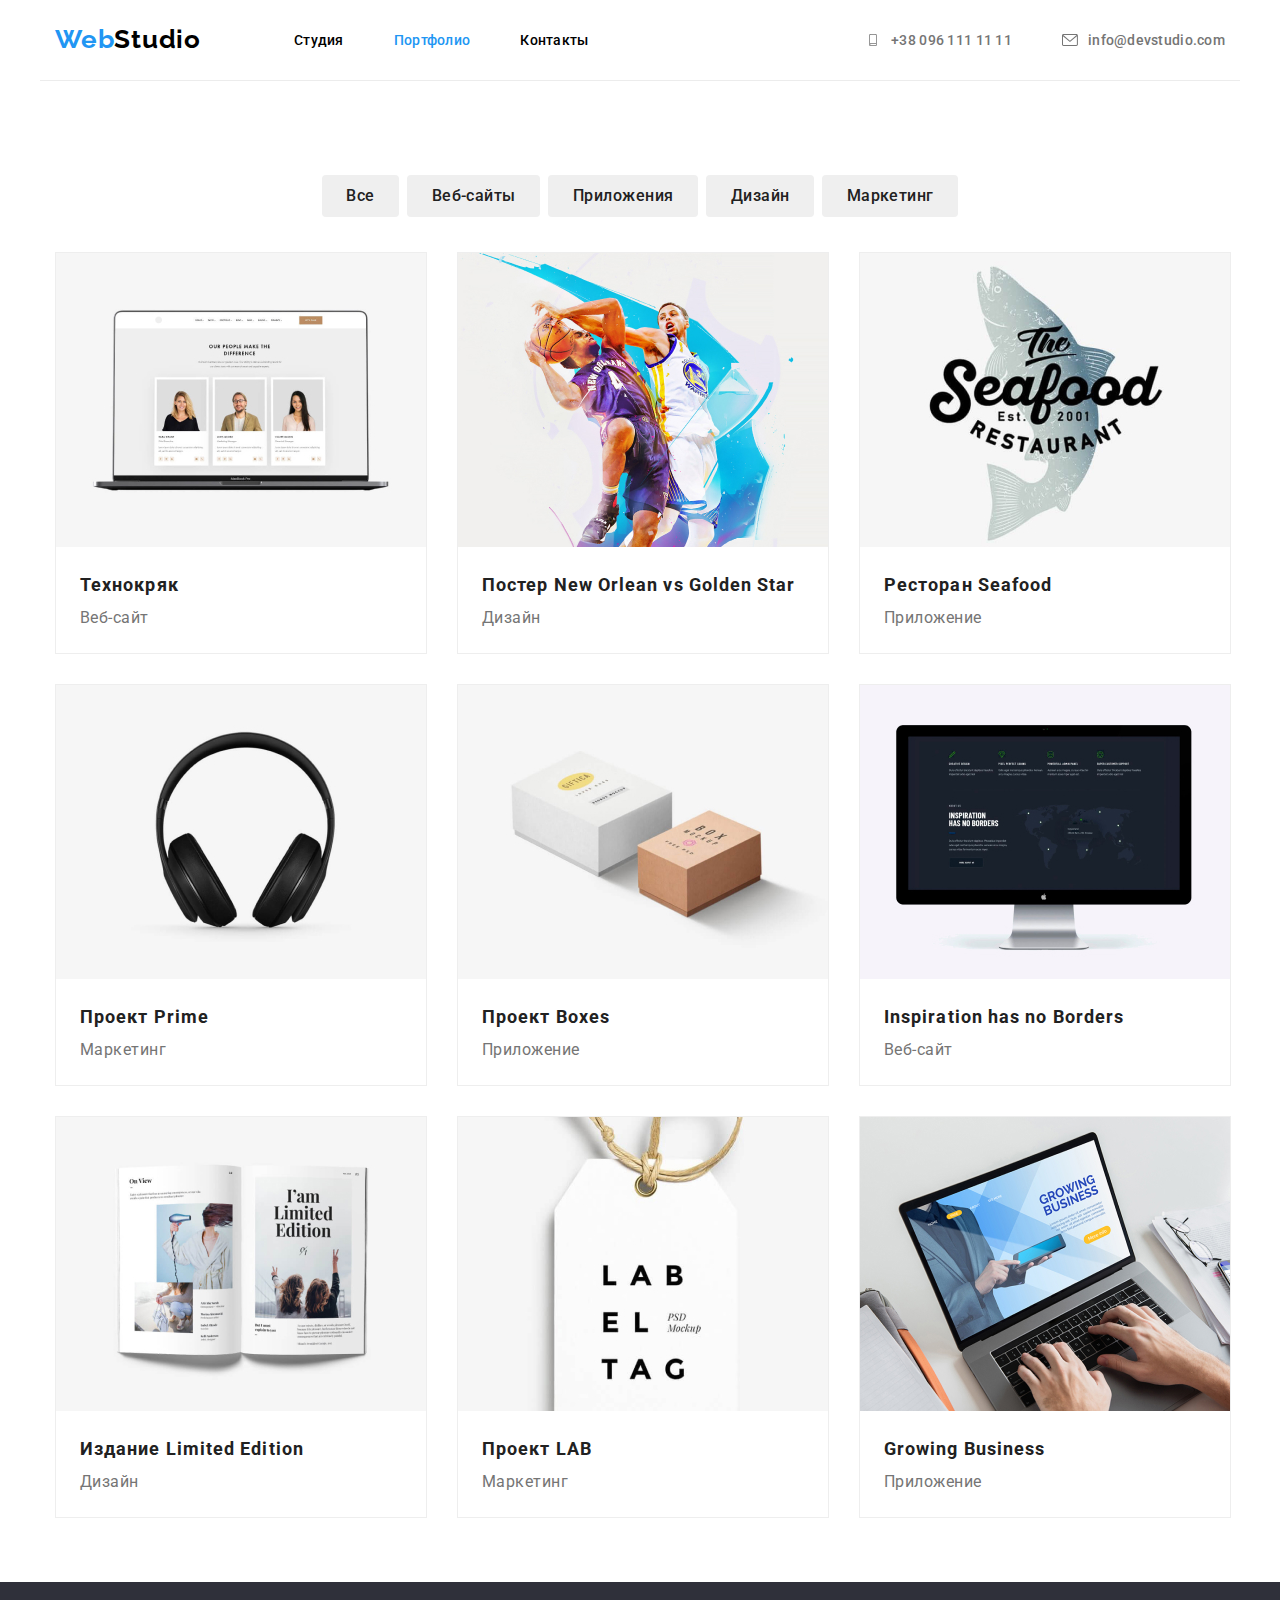
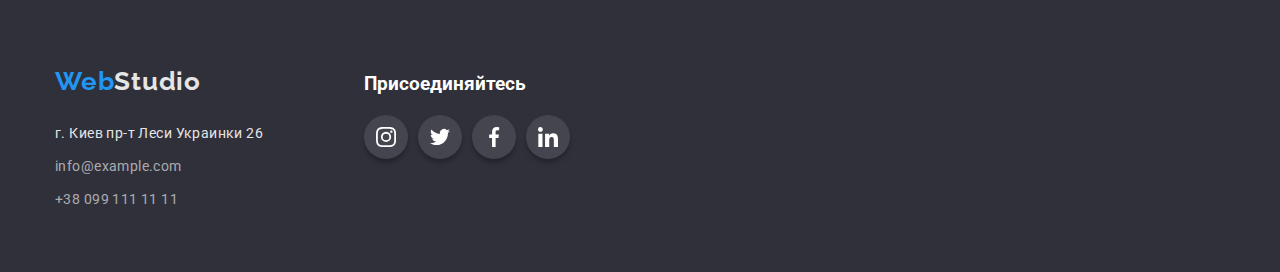
<file: portfolio.html>
<!DOCTYPE html>
<html lang="ru">

<head>
    <meta charset="UTF-8">
    <meta name="viewport" content="width=device-width, initial-scale=1.0">
    <title>Портфолио</title>
    <link rel="preconnect" href="https://fonts.gstatic.com">
    <link rel="stylesheet"
        href="https://cdnjs.cloudflare.com/ajax/libs/modern-normalize/1.0.0/modern-normalize.min.css">
    <link
        href="https://fonts.googleapis.com/css2?family=Oleo+Script&family=Raleway:wght@700&family=Roboto:wght@400;500;700;900&display=swap"
        rel="stylesheet">
    <link rel="stylesheet" href="./css/styles.css">
</head>

<body>
    <header class="header">

       <div class="container">
           <div class="site-nav">
               <nav class="navigation">
                   <a class="logo-link logo-link-light-theme link" href="#"><span class="logo-web ">Web</span>Studio</a>
                   <ul class="navigation-list list">
                      <li class="navigation-list-item">
                          <a class="navigation-list-item-link link" href="./index.html">Студия</a>
                      </li>
                      <li class="navigation-list-item">
                         <a class="navigation-list-item-link link current" href="./portfolio.html">Портфолио</a>

                      </li>
                      <li class="navigation-list-item">
                         <a class="navigation-list-item-link link" href="#">Контакты</a>
                       </li>
                   </ul>
              </nav>
           </div>
           <div class="auth-nav">
             <ul class="auth-nav-list list">
                  <li class="auth-nav-item">
                      <svg class="contacts-icon">
                          <use href="./images/hw4/sprite.svg#icon-smartphone"></use>
                       </svg>
                     <a class="tel-link link" href="tel:+380961111111">+38 096 111 11 11</a>
                  </li>
                   <li class="auth-nav-item ">
                      <svg class="contacts-icon">
                          <use href="./images/hw4/sprite.svg#icon-envelope-hover"></use>
                       </svg>
                      <a class="mail-link link" href="mailto:info@devstudio.com">info@devstudio.com</a>
                </li>
             </ul>
          </div>
      </div>
    </header>
    <main>
        <!--HERO-->
    
         <section class="projects">
                <div class="container">
                        <nav class="buttons-nav">
                            <ul class="buttons-list list">
                                <li class="buttons-list-item">
                                    <button class="buttons-list-item-btn" type="button">Все</button>
                                </li>
                                <li class="buttons-list-item">
                                    <button class="buttons-list-item-btn" type="button">Веб-сайты</button>
                                </li>
                                <li class="buttons-list-item">
                                    <button class="buttons-list-item-btn" type="button">Приложения</button>
                                </li>
                                <li class="buttons-list-item">
                                    <button class="buttons-list-item-btn" type="button">Дизайн</button>
                                </li>
                                <li class="buttons-list-item">
                                    <button class="buttons-list-item-btn" type="button">Маркетинг</button>
                                </li>
                            </ul>
                        </nav>
                    
                 
            
                          <!--Projects-->
                        <ul class="projects-list list">
                            <li class="projects-list-item">
                                <a class="link" href="#">
                                    <img class="projects-img" src="./images/projects/project 1.jpg"
                                        alt="Портреты людей,которые делают Веб-сайты ">
                                       <div class="projects-img-text"> 
                                             <h2 class="projects-title">Технокряк</h2>
                                              <p class="projects-text">Веб-сайт</p>
                                       </div>
                                </a>
                            </li>
                            <li class="projects-list-item">
                                <a class="link" href="#">
                                    <img class="projects-img" src="./images/projects/project 2.jpg"
                                        alt="игроки баскетбольной команды">
                                      <div class="projects-img-text">  
                                          <h2 class="projects-title">Постер New Orlean vs Golden Star</h2>
                                          <p class="projects-text">Дизайн</p>
                                      </div>
                                </a>
                            </li>
                            <li class="projects-list-item">
                                <a class="link" href="#">
                                    <img class="projects-img" src="./images/projects/project 3.jpg"
                                        alt="логотип ресторана Seafood">
                                   <div class="projects-img-text">
                                       <h2 class="projects-title">Ресторан Seafood</h2>
                                       <p class="projects-text">Приложение</p>
                                  </div>
                                </a>
                            </li>
                            <li class="projects-list-item">
                                <a class="link" href="#">
                                    <img class="projects-img" src="./images/projects/project 4.jpg" alt="наушники">
                                   <div class="projects-img-text">
                                     <h2 class="projects-title">Проект Prime</h2>
                                      <p class="projects-text">Маркетинг</p>
                                  </div>
                                </a>
                            </li>
                            <li class="projects-list-item">
                                <a class="link" href="">
                                    <img class="projects-img" src="./images/projects/project 5.jpg" alt="две коробки">
                                     <div class="projects-img-text"> 
                                          <h2 class="projects-title">Проект Boxes</h2>
                                          <p class="projects-text">Приложение</p>
                                     </div>
                                </a>
                            </li>
                            <li class="projects-list-item">
                                <a class="link" href="#">
                                    <img class="projects-img" src="./images/projects/project 6.jpg"
                                        alt="монитор компьютера">
                                   <div class="projects-img-text">
                                        <h2 class="projects-title">Inspiration has no Borders</h2>
                                        <p class="projects-text">Веб-сайт</p>
                                   </div>
                                </a>
                            </li>
                            <li class="projects-list-item">
                                <a class="link" href="#">
                                    <img class="projects-img" src="./images/projects/project 7.jpg" alt="разворот журнала">
                                   <div class="projects-img-text">
                                        <h2 class="projects-title">Издание Limited Edition</h2>
                                        <p class="projects-text">Дизайн</p>
                                   </div>
                                </a>
                            </li>
                            <li class="projects-list-item">
                                <a class="link" href="#">
                                    <img class="projects-img" src="./images/projects/project 8.jpg" alt="этикетка">
                                    <div class="projects-img-text ">
                                        <h2 class="projects-title">Проект LAB</h2>
                                        <p class="projects-text">Маркетинг</p>
                                    </div>
                                </a>
                            </li>
                            <li class="projects-list-item">
                                <a class="link" href="# ">
                                   <img class="projects-img" src="./images/projects/project 9.jpg" alt="ноутбук">
                                   <div class="projects-img-text">
                                        <h2 class="projects-title">Growing Business</h2>
                                        <p class="projects-text">Приложение</p>
                                   </div>
                                </a>
                            </li>
                        </ul>
                  </div>
                
         </section>
        
        </main>
    <footer class="footer">
        <div class="container">
            <div class="footer-address">
                <a class="logo-link logo-link-dark-theme link" href="#"><span class="logo-web">Web</span>Studio</a>
                <address class="address">
                    <ul class="address-list list">
                        <li class="address-list-item">
                            <a class="address-list-item-link link" href="https://goo.gl/maps/BzRHqHWoNw8cr5Rj8"
                                target="blank">г. Киев пр-т Леси Украинки 26</a>
                        </li>
                        <li class="address-list-item">
                            <a class="address-list-item-link-mail link"
                                chref="mailto:info@example.com">info@example.com</a>
                        </li>
                        <li class="address-list-item">
                            <a class="address-list-item-link-tel link" href="tel:+380991111111">+38 099 111 11 11</a>
                        </li>
                    </ul>
                </address>
                
            </div>
            <div class="footer-icons">
                <h3 class="footer-title"> Присоединяйтесь  </h3>
                <ul class="icon-list">
                    <li class="icon-list-item">
                        <a class="icon-link dark-them" aria-label="инстаграм" href="#">
                            <svg class="icon-img dark-them-1">
                                <use href="./images/hw4/sprite.svg#icon-instagram-2"></use>
                            </svg>
                        </a>
                    </li>
                    <li class="icon-list-item">
                        <a class="icon-link dark-them" aria-label="твиттер" href="#">
                            <svg class="icon-img dark-them-1">
                                <use href="./images/hw4/sprite.svg#icon-twitter-1"></use>
                            </svg>
                        </a>
                    </li>
                    <li class="icon-list-item">
                        <a class="icon-link dark-them" aria-label="фейсбук" href="#">
                            <svg class="icon-img dark-them-1">
                                <use href="./images/hw4/sprite.svg#icon-facebook-1"></use>
                            </svg>
                        </a>
                    </li>
                    <li class="icon-list-item dark-them">
                        <a class="icon-link dark-them" aria-label="линкедин" href="#">
                            <svg class="icon-img dark-them-1">
                                <use href="./images/hw4/sprite.svg#icon-linkedin-1"></use>
                
                            </svg>
                        </a>
                    </li>
                </ul>
            </div>
        </div>
    </footer>
</body>

</html>
</file>
<file: css/styles.css>
:root {
  --text-font: "roboto", sans-serif;
  --logo-font: "raleway", sans-serif;
  --accent-color: #757575;
  --title-color: #212121;
  --header-footer-color: #2f303a;
  --link-color: #2196f3;
  --text-logo: "Oleo Script", sans-serif;
  --text-color-accent: #e5e5e5;
  --our-tem-color: #f5f4fa;
  --background-color: #ffffff;
  --icon-color: #afb1b8;
}
*,
*::before,
*::after {
  box-sizing: border-box;
}
body {
  background-color: var(--background-color);
  font-family: var(--text-font);
  font-style: normal;
  box-sizing: border-box;
}

h1,
h2,
h3,
h4,
h5,
h6,
p {
  margin: 0;
}

ul,
ol {
  margin: 0;
  padding: 0;
}

img {
  display: block;
}
.list {
  list-style: none;
}

.link {
  text-decoration: none;
}
.container {
  width: 1200px;
  padding-left: 15px;
  padding-right: 15px;
  margin: 0 auto;
  box-sizing: border-box;
  display: flex;
}
.header .container {
  display: flex;
  border-bottom: 1px solid #ECECEC;
}
/*==========Logotype========*/
.logo-link {
  display: flex;
  padding-top: 24px;
  padding-bottom: 25px;
  margin-right: 93px;
  font-family: var(--logo-font);
  font-weight: 700;
  font-size: 26px;
  line-height: 1.192;
  letter-spacing: 0.03em;
  font-style: normal;
}
.logo-web {
  color: var(--link-color);
  font-family: var(--logo-font);
  font-style: normal;
  font-weight: 700;
}
.logo-link-dark-theme {
  color: var(--text-color-accent);
}

.logo-link-light-theme {
  color: #000000;
}

.navigation-list {
  display: flex;
}
.navigation-list-item:not(:last-child) {
  margin-right: 50px;
}
.auth-nav {
  display: flex;
  margin-left: auto;
}
.tel-link,
/*.mail-link:not(:last-child) {
  margin-right: 50px;
}*/
.navigation {
  display: flex;
}

/*==========end logotype==========*/
/*HEader*/

.link {
  text-decoration-line: none;
}
.list {
  list-style: none;
  font-style: normal;
}
.footer {
  background-color: var(--header-footer-color);
}
/*===========Navigation==========*/
.navigation-list-item-link {
  font-family: var(--text-font);
  font-weight: 500;
  font-size: 14px;
  line-height: 1.143;
  letter-spacing: 0.02em;
  padding-top: 32px;
  padding-bottom: 32px;

  color: var(--title-color) 1;
}
.navigation-list-item {
  display: flex;
}
.navigation-list-item-link:hover,
.navigation-list-item-link:focus {
  color: var(--link-color);
}
.current {
  color: var(--link-color);
}

.tel-link,
.mail-link {
  display:block;
  font-family: var(--text-font);
  font-weight: 500;
  font-size: 14px;
  line-height: 1.143;
  letter-spacing: 0.02em;
  padding-top: 32px;
  padding-bottom: 32px;

  color: var(--accent-color);
}
.mail-link:hover,
.mail-link:focus {
  color: var(--link-color);
}
.tel-link:hover,
.tel-link:focus {
  color: var(--link-color);
}
.auth-nav-item:not(:last-child) {
  margin-right: 50px;
}
.auth-nav-item:hover > svg,
.auth-nav-item:focus> svg{
fill: var(--link-color);
}
.contacts-icon{
  fill: var(--accent-color);
  width: 16px;
  height: 12px;
  margin-right: 10px;
}

.auth-nav-item{
  display: flex;
  align-items: center;
  margin-left: auto;
}
.auth-nav-list{
  display:flex;
}

/*============End Navigation=======*/

/*===========Footer==============*/
.footer .container {
  display: flex;
  align-items: baseline;
}
.footer {
  padding-top: 60px;
  padding-bottom: 60px;
  align-items: baseline;
}

.address-list-item:not(:last-child) {
  margin-bottom: 9px;
}
.address-list-item-link {
  font-family: var(--text-font);
  font-weight: 400;
  font-size: 14px;
  line-height: 1.714;
  letter-spacing: 0.03em;
  color: var(--text-color-accent);
}
.address-list-item-link-tel,
.address-list-item-link-mail {
  font-family: var(--text-font);
  font-weight: 400;
  font-size: 14px;
  line-height: 1.714;
  letter-spacing: 0.03em;
  color: rgba(255, 255, 255, 0.6);
}
.address-list-item-link-tel:hover,
.address-list-item-link-mail:hover,
.address-list-item-link-tel:focus,
.address-list-item-link-mail:focus{
  color: var(--link-color);
}
.footer-title{
  color: var(--background-color);
  margin-bottom: 20px;
  
}
.footer-icons{
  margin-left: 70px;
   width: 206px;

}
.icon-link .dark-them{
  color: var(--background-color);
}
.icon-list-item .dark-them{
  background-color: rgba(255, 255, 255, 0.1);
  box-shadow: 0px 4px 4px rgba(0, 0, 0, 0.25);
}
.icon-list-item .dark-them-1{
  fill:var(--background-color);
}

/*==============End footer==========*/

/*=============Hero Index===========*/
.hero {
  display: flex;
  justify-content: center;
}
.hero-title {
  width: 696px;
  margin-bottom: 30px;
  font-family: var(--text-font);
  font-weight: 900;
  font-size: 44px;
  line-height: 1.364;
  text-align: center;
  letter-spacing: 0.06em;
  text-transform: uppercase;
  color: var(--text-color-accent);
  margin-left: auto;
  margin-right: auto;
}
.hero {
  background-color: var(--header-footer-color);
}
.overlay {
  display: flex;
  height: 600px;
  max-width: 1600px;
  margin-left: auto;
  margin-right: auto;
  background-repeat: no-repeat;
  background-image: linear-gradient(
      to right,
      rgba(47, 48, 58, 0.4),
      rgba(47, 48, 58, 0.4)
    ),
    url(../images/hw4/effect1.jpg);
  background-size: cover;
  background-position: center;
  background-color: #c4c4c4;
}
.hero {
  padding-bottom: 200px;
  padding-top: 200px;
}
.hero-above-side {
  text-align: center;
  width: 1600px;
  /* padding-bottom: 200px;
  padding-top: 200px;*/
}

.hero-btn {
  padding: 10px 32px;
  width: 200px;
  font-family: var(--text-font);
  font-weight: 700;
  font-size: 16px;
  line-height: 1.875;
  box-shadow: 0px 4px 4px rgba(0, 0, 0, 0.15);
  background-color: var(--link-color);
  color: var(--background-color);
  border-radius: 4px;
}

.hero-btn:hover,
.hero-btn:focus {
  background-color: var(--link-color);
  color: var(--text-color-accent);
}
.hero-list {
  display: flex;
  flex-wrap: wrap;
  margin-right: -30px;
  margin-bottom: -30px;
}

.hero-list-item {
  margin-right: 30px;
  
}

.hero-list-item-title {
  /* width: 270px;*/
  margin-bottom: 10px;
  margin-top: 30px;
  font-family: var(--text-font);
  font-weight: 700;
  font-size: 14px;
  line-height: 1.143;
  letter-spacing: 0.03em;
  text-transform: uppercase;
  color: var(--title-color);
}
.hero-list-item-title:not(:last-child) {
  margin-right: 30px;
}
.hero-list-item-text {
  width: 270px;
  font-family: var(--text-font);
  font-weight: 400;
  font-size: 14px;
  line-height: 1.714;
  letter-spacing: 0.03em;
  color: var(--accent-color);
}
.hero-list-item-text:not(:last-child) {
  margin-bottom: 30px;
}
.hero-description .container {
  display: flex;
}
.hero-description {
  padding-bottom: 94px;
  padding-top: 94px;
}

.hero-list {
  display: flex;
}
.hero-list-item::before {
  content: "";
  display: block;
  height: 120px;
  width: 270px;
  background: #f5f4fa;
  border-radius: 4px;
  background-repeat: no-repeat;
  background-position: center;
  background-size: 70px;
}
.icon-antenna::before {
  background-image: url(../images/hw4/antenna.png);
  
}

.icon-clock::before {
  background-image:url(../images/hw4/clock\ 1.png);
}
.icon-diagram::before {
  background-image: url(../images/hw4/diagram\ 1.png);
}
.icon-astronaut::before {
  background-image: url(../images/hw4/astronaut\ 1.png);
}

/*=============End Hero Index=============*/

/*==============About-us,Our-team==========*/
.about-us .container {
  display: flex;
}
.about-us-title,
.our-team-title,
.our-clients-title {
  font-family: Roboto;
  font-weight: 700;
  font-size: 36px;
  line-height: 1.167;
  text-align: center;
  letter-spacing: 0.03em;
  color: var(--title-color);
}
.about-us {
  padding-bottom: 94px;
}
.about-us-title {
  display: flex;
  justify-content: center;
  min-width: 376px;
  margin-bottom: 50px;
}
.about-us-list {
  display: flex;
  flex-wrap: wrap;
}
.about-us-list-item {
  margin-right: 30px;
  margin-bottom: 30px;
}
.our-team-img-descr {
  padding: 30px 32px;
}
.about-us-list-item:nth-child(3n) {
  margin-right: 0;
}
.about-us-list-item:nth-last-child(-n + 3) {
  margin-bottom: 0px;
}
.our-team .container {
  display: flex;
}
.our-team-title {
  margin-bottom: 50px;
}
.our-team-list {
  display: flex;
  margin-left:-30px ;
}
.our-team-list-item {
  margin-left: 30px;
  flex-basis:calc(100%/4-120) ;
  background: var(--background-color);
  box-shadow: 0px 1px 3px rgba(0, 0, 0, 0.12), 0px 1px 1px rgba(0, 0, 0, 0.14),
    0px 2px 1px rgba(0, 0, 0, 0.2);
  border-radius: 0px 0px 4px 4px;
}
.our-team-list-item:nth-child(4n) {
  margin-right: 0;
}
.our-team-list-item-img {
  width: 270px;
}
.our-team-list-item-title {
  font-family: var(--text-font);
  font-weight: 500;
  font-size: 16px;
  line-height: 1.188;
  letter-spacing: 0.03em;
}
.our-team-list-item-title {
  min-width: 151px;
  margin-bottom: 10px;
  text-align: center;
}
.our-team-list-item-text {
  min-width: 130px;
  text-align: center;
  font-family: var(--text-font);
  font-weight: normal;
  font-size: 16px;
  line-height: 1.188;
  letter-spacing: 0.03em;
  color: var(--accent-color);
  margin-bottom: 16px;
}
.our-team {
  padding-top: 94px;
  padding-bottom: 94px;
  background-color: var(--our-tem-color);
}
.icon-list {
  display: flex;
  width: 206px;
  height: 44px;
  margin-right: -10px;
  margin-bottom: -30px;
}
.icon-list-item {
  display: inline-block;
  display: flex;
  text-decoration: none;
}
.icon-list:nth-child(4n) {
  margin-right: 0;
}
.icon-list:nth-last-child(-n + 4) {
  margin-bottom: 0px;
}
.icon-list-item {
  margin-right: 10px;
  
}

.icon-link {
  width: 44px;
  height: 44px;
  display: flex;
  color: var(--icon-color);
  text-align: center;
  justify-content: center;
  align-items: center;
  background-color: var(--background-color);
  border-radius: 50%;
}

.icon-link:hover,
.icon-link:focus {
  background-color: var(--link-color);
  color: var(--background-color);
}
.icon-img {
  display: flex;
  fill: currentColor;
  height: 20px;
  width: 20px;
}
/*==============End About-us,Our-team=======*/

/*========Our clients=========*/
.our-clients .container {
  display: flex;
}
.our-clients {
  padding-top: 94px;
  padding-bottom: 94px;
}
.our-clients-descr {
  display: flex;
  text-align: center;
  display: inline-block;
}

.our-client-list {
  display: flex;
 margin-right: -30px;
}
.our-clients-item {
   
  display: inline-block;
  display: flex;
  text-decoration: none;
  margin-right: 30px;
  flex-basis:calc(100%/6-30) ;
  width: 170px;
  height: 90px;
}
.our-clients-link {
  color: var(--icon-color);
  background-color: var(--background-color);
  display: flex;
  /*justify-content: center;
  align-items: center;
  text-align: center;*/
  width: 100%;
  height: 100%;
  border: solid 1px var(--icon-color);
  border-radius: 4px;
}
.our-clients-icon {
  display: flex;
  /*width: 170px;
  height: 90px;*/
  fill:currentColor;
  align-items: center;
  justify-content: center;
  text-align: center;
  margin: auto;
}
.our-clients-icon:hover,
.our-clients-icon:focus{
 color: var(--link-color);

}
.our-clients-link:hover,
.our-clients-link:focus{
  border-color: var(--link-color);
  color: var(--link-color);
}
.our-clients-title {
  margin-bottom: 50px;
  display: flex;
  justify-content: center;
  min-width: 390px;
  margin-left: auto;
  margin-right: auto;
}
/*==============Button ===========*/
.buttons .container {
  display: flex;
  display: block;
}
.site-buttons {
  display: flex;
  display: block;
}
.buttons-list {
  display: flex;
}
.buttons-nav {
  display: flex;
  justify-content: center;
  margin-bottom: 34.57px;
}
.buttons-list-item {
  display: flex;
}
.buttons-list-item:not(:last-child) {
  margin-right: 8px;
}
.buttons-list-item-btn {
  display: block;
  /* margin-left: auto;
  margin-right: auto;*/
  padding: 6.1px 22.5px;
  border-color:transparent;
  border-radius: 4px;
   /*box-shadow: 0px 3px 1px rgba(0, 0, 0, 0.1), 0px 1px 2px rgba(0, 0, 0, 0.08),
    0px 2px 2px rgba(0, 0, 0, 0.12);*/
}

.buttons-list-item-btn {
  text-align: center;
  font-family: var(--text-font);
  font-weight: 500;
  font-size: 16px;
  line-height: 1.625;
  letter-spacing: 0.03em;
  color: var(--title-color);
}
.buttons-list-item-btn:hover,
.buttons-list-item-btn:focus {
  color: var(--background-color);
  background-color: var(--link-color);
  box-shadow: 0px 3px 1px rgba(0, 0, 0, 0.1), 0px 1px 2px rgba(0, 0, 0, 0.08), 0px 2px 2px rgba(0, 0, 0, 0.12);
}

/*==========End Button======*/

/*========Projects========*/
.projects-title {
  font-family: var(--text-font);
  font-weight: 700;
  font-size: 18px;
  line-height: 2;
  letter-spacing: 0.06em;
  color: var(--title-color);
}
.projects-text {
  font-family: var(--text-font);
  font-weight: 400;
  font-size: 16px;
  line-height: 1.875;
  letter-spacing: 0.03em;
  color: var(--accent-color);
}
.projects-text-hover {
  font-family: var(--text-font);
  font-weight: 400;
  font-size: 18px;
  line-height: 1.555;
  letter-spacing: 0.03em;
  color: var(--text-color-accent);
}
.projects .container {
  display: flex;
  display: block;
}
.projects {
  padding-bottom: 94px;
  padding-top: 94px;
}
.projects-list {
  display: flex;
  flex-wrap: wrap;
  margin-right: -30px;
  margin-bottom: -30px;
}

.projects-img-text {
  padding: 20px 24px;
}
.projects-list-item:nth-child(3n) {
  margin-right: 0;
}
.projects-list-item:nth-last-child(-n + 3) {
  margin-bottom: 0px;
}
.projects-list-item {
  margin-right: 30px;
  margin-bottom: 30px;
 /* flex-basis: calc(100% / 3-30);*/
  background:var(--background-color);
  border: 1px solid #EEEEEE;
  box-sizing: border-box;
}
.projects-list-item:hover,
.projects-list-item:focus{
  box-shadow: 0px 1px 1px rgba(0, 0, 0, 0.12), 0px 4px 4px rgba(0, 0, 0, 0.06), 1px 4px 6px rgba(0, 0, 0, 0.16);

}

/*===========End Projects===========*/
</file>
